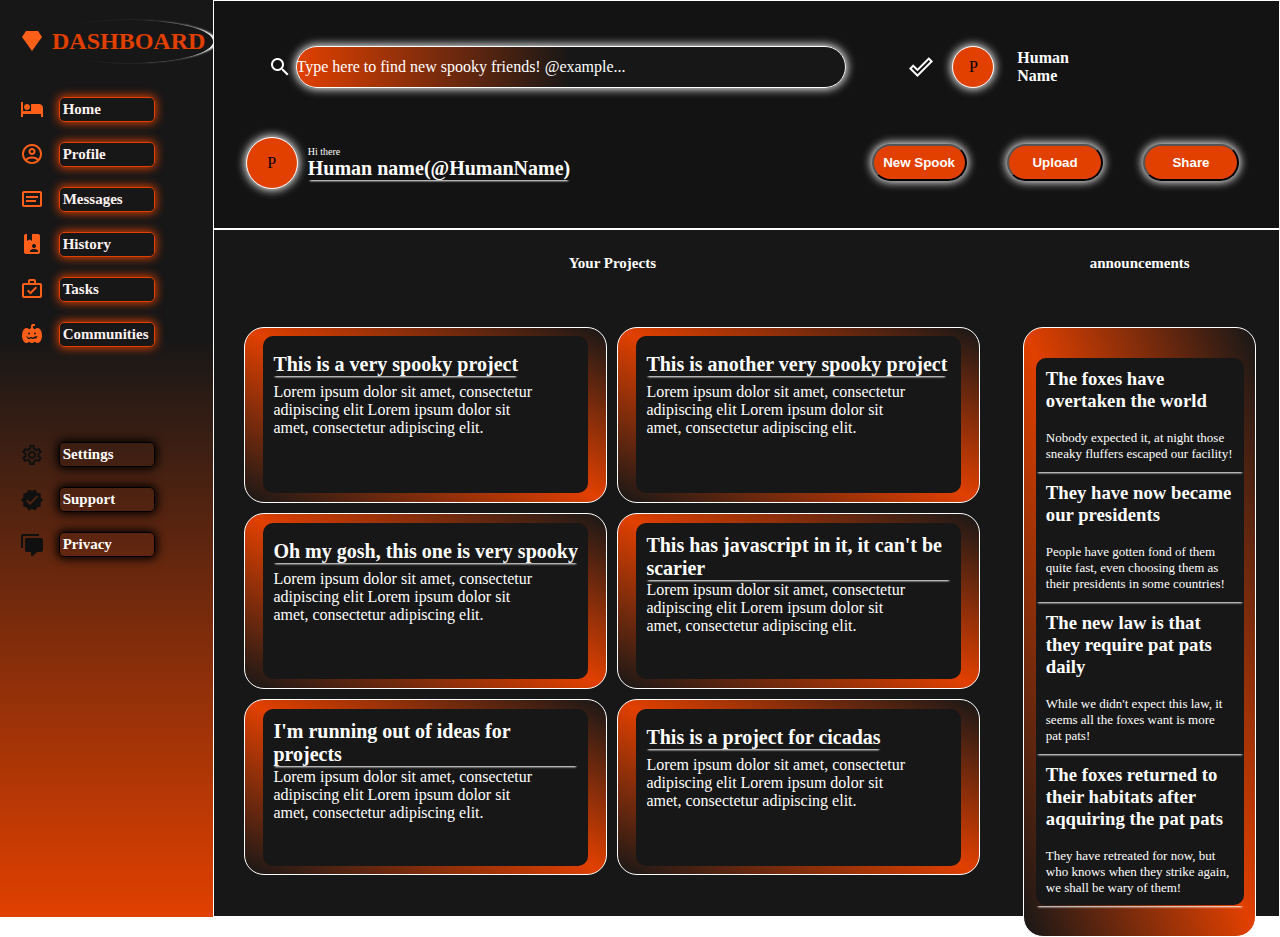
<file: index.html>
<!DOCTYPE html>
<html lang="en">
<head>
    <meta charset="UTF-8">
    <meta http-equiv="X-UA-Compatible" content="IE=edge">
    <meta name="viewport" content="width=device-width, initial-scale=1.0">
    <link rel="stylesheet" href="./style.css">
    <title>Dashboard</title>
</head>
<body>

    <div class="sidebar">

        <div class="dashboard"><img src="./images/diamond.png" alt=""><h2>DASHBOARD</h2></div>
        <div class="sidebarOptions">

            <div class="card">
                <img src="./images/bed.png" alt="">
                <div class="cardText">Home</div>
            </div>
            <div class="card">
                <img src="./images/account-circle-outline.png" alt="">
                <div class="cardText">Profile</div>
            </div>
            <div class="card">
                <img src="./images/text.png" alt="">
                <div class="cardText">Messages</div>
            </div>
            <div class="card">
                <img src="./images/history.png" alt="">
                <div class="cardText">History</div>
            </div>
            <div class="card">
                <img src="./images/tasks.png" alt="">
                <div class="cardText">Tasks</div>
            </div>
            <div class="card">
                <img src="./images/comunity.png" alt="">
                <div class="cardText">Communities</div>
            </div>



        </div>
        <div class="settingsOptions">

            <div class="card">
                <img src="./images/settings.png" alt="">
                <div class="cardText2">Settings</div>
            </div>
            <div class="card">
                <img src="./images/privacy.png" alt="">
                <div class="cardText2">Support</div>
            </div>
            <div class="card">
                <img src="./images/support.png" alt="">
                <div class="cardText2">Privacy</div>
            </div>

        </div>

    </div>
    <div class="mainBody">

        <div class="header">

            <div class="searchBarContainer">

                <img class="searchPng" src="./images/magnify.png" alt="">
                <div class="searchBar">Type here to find new spooky friends! @example...</div>

            </div>
            <div class="subscribeContent">

                <img class="subscribedImg" src="./images/subscribed.png" alt="">
                <div class="profileImg">P</div> 
                <div class="name">Human Name</div>

            </div>
            <div class="accountIcon">

                <div class="profileImg2">P</div> 
                <div class="profileText">

                    <p class="smallText">Hi there</p>
                    <p class="bigText">Human name(@HumanName)</p>

                </div>

            </div>

            <div class="mediaOptions">

                <button class="optionButton">New Spook</button>
                <button class="optionButton">Upload</button>
                <button class="optionButton">Share</button>


            </div>

        </div>
        <div class="mainContent">

            <div class="yourProjects">Your Projects</div>
            <div class="announcements ">
                
                <div>announcements</div>
               
            </div>
            <div class="projectsContainer">

                <div class="projectFrame">
                    <div class="project">
                        <div class="projectText">
                            <div class="projectTitle">This is a very spooky project</div>
                            <div class="projectDescription">Lorem ipsum dolor sit amet, consectetur adipiscing elit Lorem ipsum dolor sit amet, consectetur adipiscing elit.</div>
                        </div>
                        <div class="projectIcons"></div>
                    </div>
                </div>
                <div class="projectFrame">
                    <div class="project">
                        <div class="projectText">
                            <div class="projectTitle">This is another very spooky project</div>
                            <div class="projectDescription">Lorem ipsum dolor sit amet, consectetur adipiscing elit Lorem ipsum dolor sit amet, consectetur adipiscing elit.</div>
                        </div>
                        <div class="projectIcons"></div>
                    </div>
                </div>
                <div class="projectFrame">
                    <div class="project">
                        <div class="projectText">
                            <div class="projectTitle">Oh my gosh, this one is very spooky</div>
                            <div class="projectDescription">Lorem ipsum dolor sit amet, consectetur adipiscing elit Lorem ipsum dolor sit amet, consectetur adipiscing elit.</div>
                        </div>
                        <div class="projectIcons"></div>
                    </div>
                </div>
                <div class="projectFrame">
                    <div class="project">
                        <div class="projectText">
                            <div class="projectTitle">This has javascript in it, it can't be scarier</div>
                            <div class="projectDescription">Lorem ipsum dolor sit amet, consectetur adipiscing elit Lorem ipsum dolor sit amet, consectetur adipiscing elit.</div>
                        </div>
                        <div class="projectIcons"></div>
                    </div>
                </div>
                <div class="projectFrame">
                    <div class="project">
                        <div class="projectText">
                            <div class="projectTitle">I'm running out of ideas for projects</div>
                            <div class="projectDescription">Lorem ipsum dolor sit amet, consectetur adipiscing elit Lorem ipsum dolor sit amet, consectetur adipiscing elit.</div>
                        </div>
                        <div class="projectIcons"></div>
                    </div>
                </div>
                <div class="projectFrame">
                    <div class="project">
                        <div class="projectText">
                            <div class="projectTitle">This is a project for cicadas</div>
                            <div class="projectDescription">Lorem ipsum dolor sit amet, consectetur adipiscing elit Lorem ipsum dolor sit amet, consectetur adipiscing elit.</div>
                        </div>
                        <div class="projectIcons">

                            

                        </div>
                    </div>
                </div>
                
                

            </div>
            <div class="announcementsContainer"> 
                
                <div class="projectFrame">
                    <div class="newsProject">

                        <div class="news"><h3>The foxes have overtaken the world</h3> <br> <p>Nobody expected it, at night those sneaky fluffers escaped our facility!</p></div>
                        <div class="news"><h3>They have now became our presidents</h3><br> <p>People have gotten fond of them quite fast, even choosing them as their presidents in some countries!</p></div>
                        <div class="news"><h3>The new law is that they require pat pats daily</h3><br> <p>While we didn't expect this law, it seems all the foxes want is more pat pats!</p></div>
                        <div class="news"><h3>The foxes returned to their habitats after aqquiring the pat pats</h3><br> <p>They have retreated for now, but who knows when they strike again, we shall be wary of them!</p></div>

                    </div>
                </div>

            </div>
        </div>

        </div>

    </div>

    
</body>
</html>
</file>
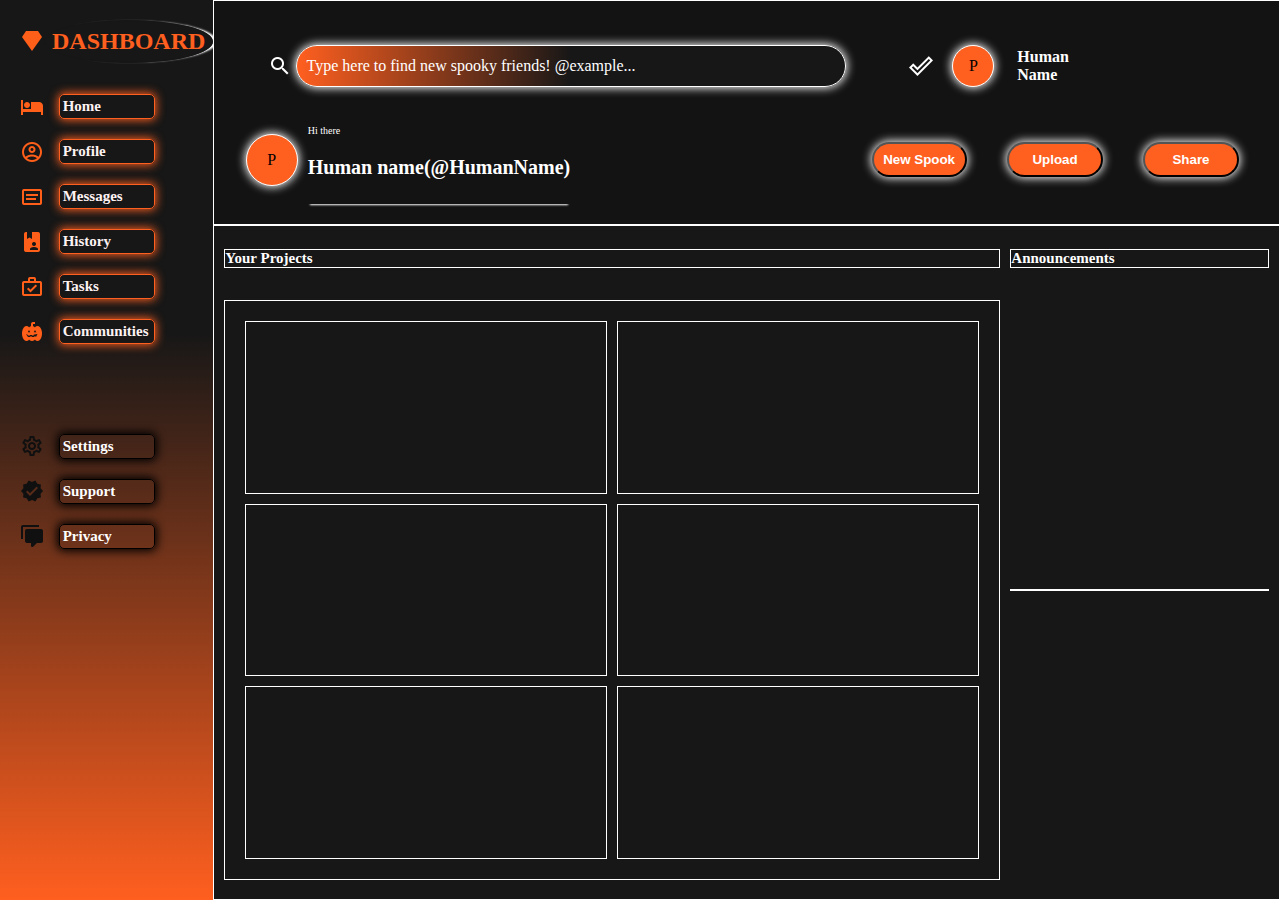
<file: images/Dashboard.html>
<!DOCTYPE html>
<!-- saved from url=(0051)file:///home/andrei/repos/dashboard-odin/index.html -->
<html lang="en"><head><meta http-equiv="Content-Type" content="text/html; charset=UTF-8">
    
    <meta http-equiv="X-UA-Compatible" content="IE=edge">
    <meta name="viewport" content="width=device-width, initial-scale=1.0">
    <link rel="stylesheet" href="./Dashboard_files/style.css">
    <title>Dashboard</title>
</head>
<body>

    <div class="sidebar">

        <div class="dashboard"><img src="./Dashboard_files/diamond.png" alt=""><h2>DASHBOARD</h2></div>
        <div class="sidebarOptions">

            <div class="card">
                <img src="./Dashboard_files/bed.png" alt="">
                <div class="cardText">Home</div>
            </div>
            <div class="card">
                <img src="./Dashboard_files/account-circle-outline.png" alt="">
                <div class="cardText">Profile</div>
            </div>
            <div class="card">
                <img src="./Dashboard_files/text.png" alt="">
                <div class="cardText">Messages</div>
            </div>
            <div class="card">
                <img src="./Dashboard_files/history.png" alt="">
                <div class="cardText">History</div>
            </div>
            <div class="card">
                <img src="./Dashboard_files/tasks.png" alt="">
                <div class="cardText">Tasks</div>
            </div>
            <div class="card">
                <img src="./Dashboard_files/comunity.png" alt="">
                <div class="cardText">Communities</div>
            </div>



        </div>
        <div class="settingsOptions">

            <div class="card">
                <img src="./Dashboard_files/settings.png" alt="">
                <div class="cardText2">Settings</div>
            </div>
            <div class="card">
                <img src="./Dashboard_files/privacy.png" alt="">
                <div class="cardText2">Support</div>
            </div>
            <div class="card">
                <img src="./Dashboard_files/support.png" alt="">
                <div class="cardText2">Privacy</div>
            </div>

        </div>

    </div>
    <div class="mainBody">

        <div class="header">

            <div class="searchBarContainer">

                <img class="searchPng" src="./Dashboard_files/magnify.png" alt="">
                <div class="searchBar" style="
    padding-left: 10px;
">Type here to find new spooky friends! @example...</div>

            </div>
            <div class="subscribeContent">

                <img class="subscribedImg" src="./Dashboard_files/subscribed.png" alt="">
                <div class="profileImg">P</div> 
                <div class="name">Human Name</div>

            </div>
            <div class="accountIcon">

                <div class="profileImg2">P</div> 
                <div class="profileText">

                    <p class="smallText">Hi there</p>
                    <p class="bigText">Human name(@HumanName)</p>

                </div>

            </div>

            <div class="mediaOptions">

                <button class="optionButton">New Spook</button>
                <button class="optionButton">Upload</button>
                <button class="optionButton">Share</button>


            </div>

        </div>
        <div class="mainContent">

            <div class="yourProjects test">Your Projects</div>
            <div class="announcements test">Announcements</div>
            <div class="projectsContainer test">

                <div class="project test">
                    <div class="projectText">
                        <div class="projectText"></div>
                        <div class="projectIcons"></div>
                    </div>
                    <div class="projectIcons"></div>
                </div>
                <div class="project test">
                    <div class="projectText">
                        <div class="projectText"></div>
                        <div class="projectIcons"></div>
                    </div>
                    <div class="projectIcons"></div>
                </div>
                <div class="project test">
                    <div class="projectText">
                        <div class="projectText"></div>
                        <div class="projectIcons"></div>
                    </div>
                    <div class="projectIcons"></div>
                </div>
                <div class="project test">
                    <div class="projectText">
                        <div class="projectText"></div>
                        <div class="projectIcons"></div>
                    </div>
                    <div class="projectIcons"></div>
                </div>
                <div class="project test">
                    <div class="projectText">
                        <div class="projectText"></div>
                        <div class="projectIcons"></div>
                    </div>
                    <div class="projectIcons"></div>
                </div>
                <div class="project test">
                    <div class="projectText">
                        <div class="projectText"></div>
                        <div class="projectIcons"></div>
                    </div>
                    <div class="projectIcons"></div>
                </div>

            </div>
            <div class="announcementsContainer test"></div>

        </div>

    </div>

    

</body></html>
</file>
<file: style.css>
:root
{
    --mainColor: #e14000;
}

body, .sidebar, .card, .dashboard,.announcementsContainer,.newsProject, .settingsOptions,.projectText,.projectFrame,.project, .projectsContainer, .sidebarOptions, .mainBody, .header, .searchBarContainer, .searchBar, .subscribeContent, .profileImg, .name, .accountIcon, .profileImg2, .mediaOptions, .mainContent
{
    display: grid;
}


html, body
{
    height: 100%;
    margin: 0;
}

body
{
    grid-template-columns: 1fr 5fr;
}


.sidebar
{
    background: linear-gradient(to bottom, #171717 0%,#171717 37%, var(--mainColor));
    grid-template-rows: 0.5fr 2fr 1fr 1fr 2fr;
}
h2
{
    color:var(--mainColor);
    border-style: solid;
    border-color: #171717;
    border-width: 1px;
    border-radius: 50%;
    padding: 7px;
    box-shadow: 5px 0px 2px -1px #ffffff;
}

.sidebarOptions
{
    grid-template-columns: 1fr ;
    align-content: center;
    gap: 20px;
}
img
{
    align-self: center;
}
.card
{
    margin-left: 20px;
    grid-template-columns: 20% 50% 1fr;
}
.cardText
{
    padding: 3px;
    font-weight: bold;
    color: #fef2f2;
    font-size: 15px;
    border-style: solid;
    border-width: 1px;
    border-radius: 5px;
    border-color: var(--mainColor);
    box-shadow: 0px 0px 10px 1px var(--mainColor) ;
}
.dashboard
{
    align-items: center;
    margin-left: 20px;
    grid-template-columns: 1fr 3fr 1fr;
}

.settingsOptions
{
    grid-row: 3/5;
    align-self: center;
    gap: 20px;
}

.cardText2
{
    padding: 3px;
    font-weight: bold;
    color: #ffffff;
    font-size: 15px;
    border-style: solid;
    border-width: 1px;
    border-radius: 5px;
    border-color: #000000;
    box-shadow: 0px 0px 10px 2px #000000 ;
}

.mainBody
{
    grid-template-rows: 1fr 3fr;
}
.header
{
    background-color: #131313;
    border-style: solid;
    border-color: white;
    padding: 20px;
    border-width: 1px;
    grid-template-columns: 3fr 2fr;
    grid-template-rows: 1fr 1fr;
    gap: 5px;
}

.searchBarContainer
{
    align-content: center;
    grid-template-columns: 10% 1fr;
}

.searchBar
{
    background: linear-gradient(to left,#171717,#171717, var(--mainColor));
    height: 40px;
    border-style: solid;
    border-color: white;
    box-shadow: 0px 0px 10px 1px #ffffff ;
    border-width: 1px;  
    border-radius: 100px;
    color: #ffffff;
    justify-items: start;
    align-items: center;
}
.searchPng
{
    padding-left: 30px;
    justify-self: center;
}
.subscribeContent
{
    grid-template-columns: 1fr 1fr 1fr 2fr;
    justify-items: center;
}

.profileImg, .profileImg2
{
    background-color: var(--mainColor);
    align-self: center;
    border-style: solid;
    border-color: white;
    box-shadow: 0px 0px 10px 1px #ffffff ;
    border-width: 1px; 
    border-radius: 50%;
    align-content: center;
    justify-content: center;
}
.profileImg
{
    width: 40px;
    height: 40px;
}
.profileImg2
{
    justify-self: end; 
    width: 50px;
    height: 50px;
    margin-right: 10px;
}
.subscribedImg
{
    justify-self: end;
    padding-left: 40px;
}
.name
{
    padding: 3px;
    font-weight: bold;
    color: #ffffff;
    align-content: center;
    justify-self: start;
}
.accountIcon
{
    grid-template-columns: 12% 1fr 1fr;
    justify-items: start;
}

p
{
    color: #ffffff;
}
.profileText
{
    align-self: center;
    box-shadow: 0px 3px 2px -2px #ffffff;
}
.smallText
{
font-size: 10px;
}
.bigText
{
    font-size: 20px;
    font-weight: bolder;
}
.mediaOptions
{
    grid-template-columns: 1fr 1fr 1fr;
    align-items: center;
    justify-items: center;
}
.optionButton
{
    width: 70%;
    height: 40%;
    border-radius: 100px;
    box-shadow: 0px 0px 10px 1px #ffffff ;
    background-color: var(--mainColor);
    font-weight: bold;
    color: #ffffff;
}

.mainContent
{
    align-items: center;
    gap: 10px;

    padding: 10px;
    border-style: solid;
    border-color: white;
    border-width: 1px;
    background-color: #171717;
    grid-template-columns: 3fr 1fr;
    grid-template-rows: 0.3fr 4fr;
}
.icon
{
    justify-self: center;
}
.yourProjects, .announcements
{
    justify-self: center;
    font-weight: bold;
    font-size: 15px;
    color: #ffffff;
}
.projectsContainer
{
    height: 90%;
    padding: 20px;
    grid-template-columns: 1fr 1fr;
    grid-template-rows: 1fr 1fr 1fr;
    gap: 10px;
}
.projectFrame
{
    border-radius: 20px;
    background: linear-gradient(to top right,#171717,var(--mainColor)50%, #171717);
    border-style: solid;
    border-color: white;
    border-width: 1px; 
}
.projectFrame:hover
{
    box-shadow: 0px 0px 10px 1px var(--mainColor);
}
.project, .newsProject
{
    border-radius: 10px;
    height: 90%;
    width: 90%;
    align-self: center;
    justify-self: center;
    background-color: #171717;
    grid-template-rows: 4fr 1fr;
}
.projectText
{
    display: grid;
    padding: 10px;
}
.projectTitle
{
    color: #ffffff;
    font-weight: bold;
    font-size: 20px;
    align-self: center;
    justify-self: baseline;
    box-shadow: 0px 3px 2px -2px #ffffff;
}
.projectDescription
{
    color: #ffffff;
    max-width: 90%;
}
.announcementsContainer
{
    justify-self: center;
    height: 90%;
    width: 90%;
}
.newsProject
{
    grid-template-rows: repeat(4,1fr);
    align-items: center;
}
.news
{
    color: #ffffff;

    padding: 10px;
    box-shadow: 0px 3px 2px -2px #ffffff;
}
h3, p
{
padding: 0px;
margin: 0px;
}
p
{
    font-size: 13px;
}
</file>
<file: images/Dashboard_files/style.css>
body, .sidebar, .card, .dashboard, .settingsOptions, .projectsContainer, .sidebarOptions, .mainBody, .header, .searchBarContainer, .searchBar, .subscribeContent, .profileImg, .name, .accountIcon, .profileImg2, .mediaOptions, .mainContent
{
    display: grid;
}


html, body
{
    height: 100%;
    margin: 0;
}

body
{
    grid-template-columns: 1fr 5fr;
}


.sidebar
{
    background: linear-gradient(to bottom, #171717 0%,#171717 37%, #FF5F1F);
    grid-template-rows: 0.5fr 2fr 1fr 1fr 2fr;
}
h2
{
    color:#FF5F1F;
    border-style: solid;
    border-color: #171717;
    border-width: 1px;
    border-radius: 50%;
    padding: 7px;
    box-shadow: 5px 0px 2px -1px #ffffff;
}

.sidebarOptions
{
    grid-template-columns: 1fr ;
    align-content: center;
    gap: 20px;
}
img
{
    align-self: center;

}
.card
{

    margin-left: 20px;
    grid-template-columns: 20% 50% 1fr;
}
.cardText
{
    padding: 3px;
    font-weight: bold;
    color: #fef2f2;
    font-size: 15px;
    border-style: solid;
    border-width: 1px;
    border-radius: 5px;
    border-color: #FF5F1F;
    box-shadow: 0px 0px 10px 1px #FF5F1F ;
}
.dashboard
{
    align-items: center;
    margin-left: 20px;
    grid-template-columns: 1fr 3fr 1fr;
}

.settingsOptions
{
    grid-row: 3/5;
    align-self: center;
    gap: 20px;
}

.cardText2
{
    padding: 3px;
    font-weight: bold;
    color: #ffffff;
    font-size: 15px;
    border-style: solid;
    border-width: 1px;
    border-radius: 5px;
    border-color: #000000;
    box-shadow: 0px 0px 10px 2px #000000 ;
}

.mainBody
{
    grid-template-rows: 1fr 3fr;
}
.header
{
   background-color: #131313;
   border-style: solid;
    border-color: white;
    padding: 20px;
    border-width: 1px;
    grid-template-columns: 3fr 2fr;
    grid-template-rows: 1fr 1fr;
    gap: 5px;
}

.searchBarContainer
{
    align-content: center;
    grid-template-columns: 10% 1fr;
}

.searchBar
{
    background: linear-gradient(to left,#171717,#171717, #FF5F1F);
    height: 40px;
    border-style: solid;
    border-color: white;
    box-shadow: 0px 0px 10px 1px #ffffff ;
    border-width: 1px;  
    border-radius: 100px;
    color: #ffffff;
    justify-items: start;
    align-items: center;
}
.searchPng
{
    padding-left: 30px;
    justify-self: center;
}
.subscribeContent
{
    grid-template-columns: 1fr 1fr 1fr 2fr;
    justify-items: center;
}

.profileImg, .profileImg2
{
    background-color: #FF5F1F;
    align-self: center;
    border-style: solid;
    border-color: white;
    box-shadow: 0px 0px 10px 1px #ffffff ;
    border-width: 1px; 
    border-radius: 50%;
    align-content: center;
    justify-content: center;
}
.profileImg
{
    width: 40px;
    height: 40px;
}
.profileImg2
{
    justify-self: end; 
    width: 50px;
    height: 50px;
    margin-right: 10px;
}
.subscribedImg
{
    justify-self: end;
    padding-left: 40px;
}
.name
{
    padding: 3px;
    font-weight: bold;
    color: #ffffff;
    align-content: center;
    justify-self: start;
}
.accountIcon
{
    grid-template-columns: 12% 1fr 1fr;
    justify-items: start;
}

p
{
    color: #ffffff;
}
.profileText
{
    box-shadow: 0px 3px 2px -2px #ffffff;
}
.smallText
{
font-size: 10px;
}
.bigText
{
    font-size: 20px;
    font-weight: bolder;
}
.mediaOptions
{
    grid-template-columns: 1fr 1fr 1fr;
    align-items: center;
    justify-items: center;
}
.optionButton
{
    width: 70%;
    height: 40%;
    border-radius: 100px;
    box-shadow: 0px 0px 10px 1px #ffffff ;
    background-color: #FF5F1F;
    font-weight: bold;
    color: #ffffff;
}

.mainContent
{
    align-items: center;
    gap: 10px;

    padding: 10px;
    border-style: solid;
    border-color: white;
    border-width: 1px;
    background-color: #171717;
    grid-template-columns: 3fr 1fr;
    grid-template-rows: 0.3fr 4fr;
}
.icon
{
    justify-self: center;
}
.test
{
    border-style: solid;
    border-color: white;
    border-width: 1px; 
}
.yourProjects, .announcements
{
    font-weight: bold;
    font-size: 15px;
    color: #ffffff;
}
.projectsContainer
{
    height: 90%;
    padding: 20px;
    grid-template-columns: 1fr 1fr;
    grid-template-rows: 1fr 1fr 1fr;
    gap: 10px;
}
</file>
